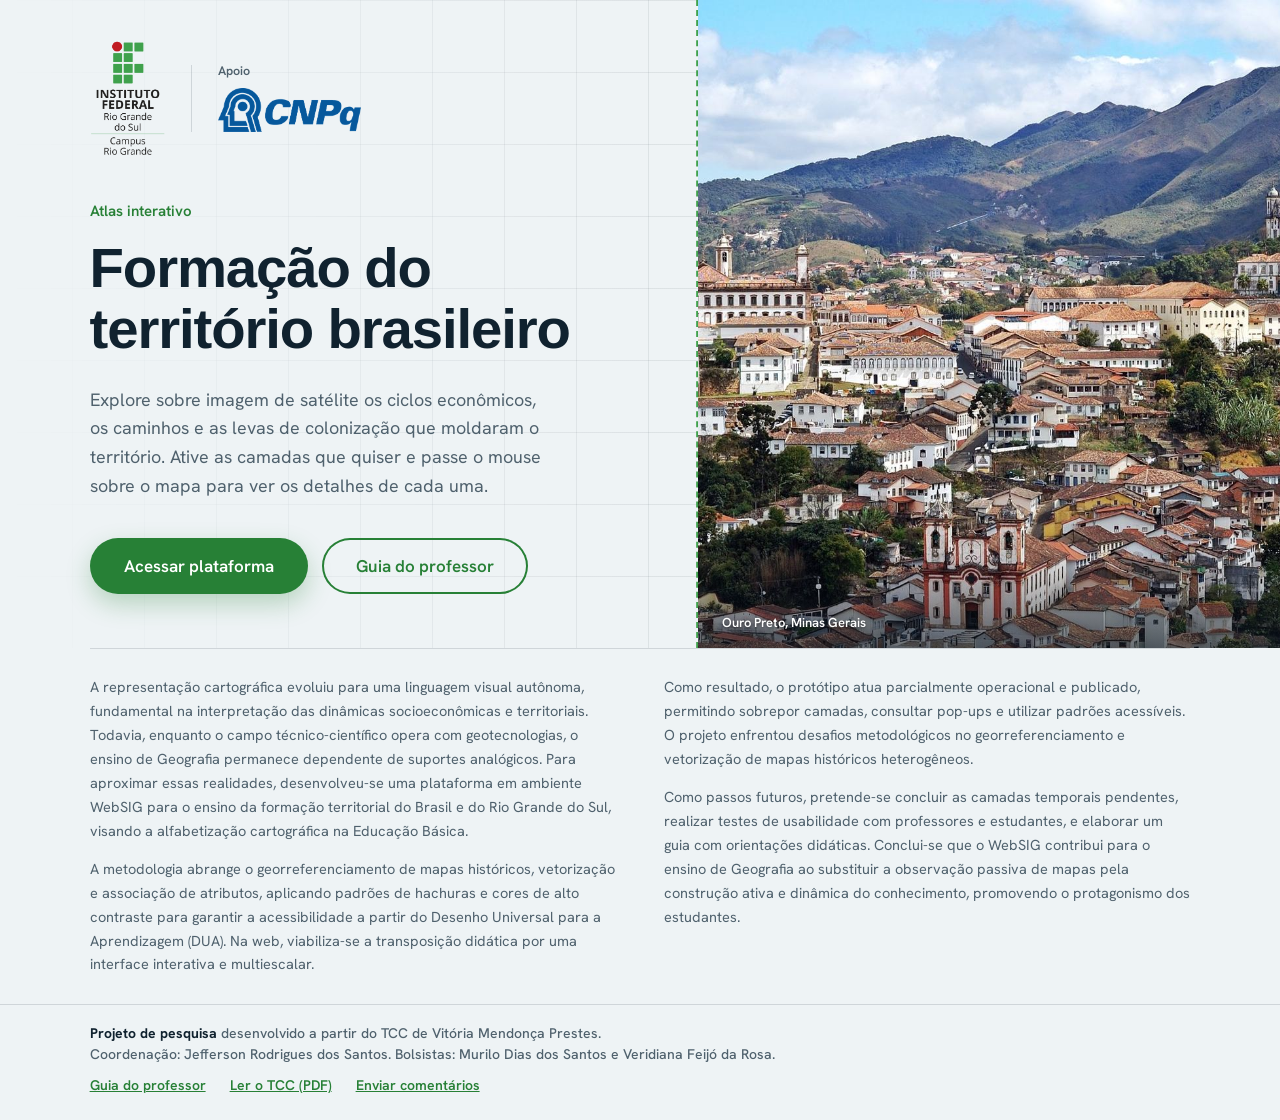
<file: index.html>
<!doctype html>
<html lang="pt-BR">
<head>
    <meta charset="utf-8">
    <meta name="viewport" content="width=device-width, initial-scale=1">
    <title>Atlas interativo da formação do território brasileiro</title>
    <meta name="description" content="Atlas interativo com camadas históricas sobre imagem de satélite: ciclos econômicos, caminhos, imigração e colonização, reduções e Tordesilhas.">
    <link rel="preconnect" href="https://fonts.googleapis.com">
    <link rel="preconnect" href="https://fonts.gstatic.com" crossorigin>
    <link href="https://fonts.googleapis.com/css2?family=Hanken+Grotesk:wght@400;500;600;700&display=swap" rel="stylesheet">
    <style>
        :root {
            --ink: #10222f;
            --ink-2: #4f616d;
            --paper: #eef3f5;
            --hair: rgba(16, 34, 47, 0.14);
            --verde: #278036;
            --verde-escuro: #1d6a2b;
            --verde-logo: #3fa14c;
            --sans: 'Hanken Grotesk', system-ui, -apple-system, 'Segoe UI', Roboto, sans-serif;
            --titulo: Arial, 'Helvetica Neue', Helvetica, sans-serif;
        }
        * { box-sizing: border-box; }
        html, body { margin: 0; min-height: 100%; }
        body {
            display: grid;
            grid-template-rows: 1fr auto auto;
            min-height: 100vh;
            background: var(--paper);
            color: var(--ink);
            font-family: var(--sans);
            overflow-x: hidden;
        }

        /* ---------- Abertura: texto à esquerda, foto à direita ---------- */
        .hero {
            display: grid;
            grid-template-columns: minmax(0, 1.2fr) minmax(0, 1fr);
            min-height: 0;
        }
        .hero-texto { position: relative; display: flex; flex-direction: column; }

        /* Graticule que se dissolve para a esquerda */
        .grade {
            position: absolute;
            inset: 0;
            background-image:
                linear-gradient(rgba(16, 34, 47, 0.08) 1px, transparent 1px),
                linear-gradient(90deg, rgba(16, 34, 47, 0.08) 1px, transparent 1px);
            background-size: 72px 72px;
            -webkit-mask-image: linear-gradient(90deg, transparent 0%, #000 95%);
            mask-image: linear-gradient(90deg, transparent 0%, #000 95%);
            pointer-events: none;
        }
        /* Meridiano de Tordesilhas: a linha que separa o texto da paisagem */
        .meridiano {
            position: absolute;
            top: 0;
            bottom: 0;
            right: 0;
            width: 0;
            border-right: 2px dashed var(--verde-logo);
            z-index: 2;
            pointer-events: none;
            animation: tracar 1.6s ease-out both;
        }
        .meridiano span {
            position: absolute;
            top: 24%;
            right: 12px;
            writing-mode: vertical-rl;
            font: 600 13px/1 var(--sans);
            letter-spacing: 0.04em;
            color: var(--verde);
            white-space: nowrap;
        }
        @keyframes tracar {
            from { clip-path: inset(0 0 100% 0); }
            to { clip-path: inset(0 0 0 0); }
        }

        .topo {
            position: relative;
            display: flex;
            flex-wrap: wrap;
            align-items: center;
            gap: 18px 26px;
            padding: clamp(22px, 4.5vh, 40px) clamp(24px, 7vw, 112px) 0;
        }
        .apoio { display: flex; flex-direction: column; gap: 10px; padding-left: 26px; border-left: 1px solid var(--hair); }
        .apoio p { margin: 0; font: 600 12.5px/1 var(--sans); color: var(--ink-2); }
        .apoio div { display: flex; align-items: center; gap: 24px; }
        .apoio img { display: block; width: auto; }
        .apoio .cnpq { height: clamp(34px, 5vh, 44px); }
        .logo { display: block; width: auto; height: clamp(88px, 13vh, 120px); }

        main {
            position: relative;
            display: flex;
            flex: 1;
            flex-direction: column;
            justify-content: center;
            padding: clamp(24px, 5vh, 56px) clamp(48px, 6vw, 96px) clamp(32px, 6vh, 64px) clamp(24px, 7vw, 112px);
        }
        .sub { margin: 0 0 18px; font: 600 15px/1.2 var(--sans); color: var(--verde); }
        h1 {
            margin: 0;
            font: 700 clamp(2.1rem, 4.4vw, 4rem)/1.08 var(--titulo);
            letter-spacing: -0.02em;
        }
        .lead {
            max-width: 46ch;
            margin: 26px 0 0;
            font: 400 clamp(1.02rem, 1.4vw, 1.15rem)/1.6 var(--sans);
            color: var(--ink-2);
        }
        .cta {
            align-self: flex-start;
            margin-top: 38px;
            display: inline-flex;
            align-items: center;
            height: 56px;
            padding: 0 34px;
            border-radius: 999px;
            background: var(--verde);
            color: #fff;
            font: 600 17px/1 var(--sans);
            text-decoration: none;
            box-shadow: 0 10px 24px rgba(39, 128, 54, 0.28);
            transition: background-color .18s ease, box-shadow .18s ease;
        }
        .cta:hover { background: var(--verde-escuro); box-shadow: 0 12px 28px rgba(39, 128, 54, 0.36); }
        .cta:focus-visible { outline: 3px solid var(--ink); outline-offset: 3px; }
        .acoes { display: flex; flex-wrap: wrap; align-items: center; gap: 14px; margin-top: 38px; }
        .acoes .cta { margin-top: 0; }
        .cta.sec { background: transparent; color: var(--verde); box-shadow: inset 0 0 0 2px var(--verde); }
        .cta.sec:hover { background: rgba(39, 128, 54, 0.1); box-shadow: inset 0 0 0 2px var(--verde-escuro); color: var(--verde-escuro); }

        /* Foto de Ouro Preto */
        .foto { position: relative; margin: 0; min-height: 320px; background: #cfd8dc; overflow: hidden; }
        .foto img {
            position: absolute;
            inset: 0;
            display: block;
            width: 100%;
            height: 100%;
            object-fit: cover;
            object-position: 45% 50%;
            opacity: 0;
            transition: opacity 1.2s ease;
        }
        .foto img.ativa { opacity: 1; }
        .foto::after {
            content: '';
            position: absolute;
            left: 0; right: 0; bottom: 0;
            height: 96px;
            background: linear-gradient(to top, rgba(8, 18, 28, 0.6), transparent);
        }
        .foto figcaption {
            position: absolute;
            left: 24px;
            bottom: 18px;
            z-index: 2;
            max-width: calc(100% - 48px);
            color: #fff;
            font: 600 13px/1.2 var(--sans);
            text-shadow: 0 1px 3px rgba(0, 0, 0, 0.5);
            transition: opacity .25s ease;
        }
        .foto figcaption.troca { opacity: 0; }
        #gal-credito { display: block; margin-top: 4px; font-weight: 500; font-size: 11.5px; opacity: 0.9; }
        #gal-credito:empty { display: none; }

        /* ---------- Texto explicativo ---------- */
        .resumo {
            margin: 0 clamp(24px, 7vw, 112px);
            padding: 26px 0 28px;
            border-top: 1px solid var(--hair);
            column-count: 2;
            column-gap: 48px;
        }
        .resumo p {
            margin: 0 0 14px;
            font: 400 14.5px/1.65 var(--sans);
            color: var(--ink-2);
            text-align: left;
            break-inside: avoid-column;
        }
        .resumo p:last-child { margin-bottom: 0; }

        footer {
            display: flex;
            flex-wrap: wrap;
            align-items: flex-end;
            justify-content: space-between;
            gap: 10px 32px;
            padding: 18px clamp(24px, 7vw, 112px) 24px;
            border-top: 1px solid var(--hair);
            font: 500 14px/1.5 var(--sans);
            color: var(--ink-2);
        }
        footer p { margin: 0; }
        footer strong { color: var(--ink); font-weight: 700; }
        footer a { color: var(--verde); font-weight: 600; }
        footer .links { display: flex; flex-wrap: wrap; gap: 6px 24px; }

        @media (max-width: 900px) {
            .hero { grid-template-columns: 1fr; }
            .meridiano { display: none; }
            main { padding-right: clamp(24px, 7vw, 112px); }
            .foto { min-height: 0; height: clamp(220px, 50vw, 380px); }
            .resumo { column-count: 1; }
        }
        @media (max-width: 560px) {
            .apoio { padding-left: 16px; }
            .apoio div { gap: 16px; }
            .apoio .cnpq { height: 30px; }
            .acoes { flex-direction: column; align-items: stretch; }
            .cta { width: 100%; justify-content: center; }
        }
        @media (prefers-reduced-motion: reduce) {
            .meridiano { animation: none; }
            .foto img, .foto figcaption { transition: none; }
            .cta { transition: none; }
        }
    </style>
    <script src="config.js"></script>
</head>
<body>
    <div class="hero">
        <div class="hero-texto">
            <div class="grade" aria-hidden="true"></div>
            <div class="meridiano" aria-hidden="true"><span>Meridiano de Tordesilhas</span></div>

            <header class="topo">
                <img class="logo" src="logo-ifrs-rio-grande.png" width="499" height="778" alt="Instituto Federal Rio Grande do Sul, Campus Rio Grande">
                <div class="apoio">
                    <p>Apoio</p>
                    <div>
                        <img class="cnpq" src="logo-cnpq.png" width="455" height="140" alt="CNPq, Conselho Nacional de Desenvolvimento Científico e Tecnológico">
                    </div>
                </div>
            </header>

            <main>
                <p class="sub">Atlas interativo</p>
                <h1>Formação do território brasileiro</h1>
                <p class="lead">Explore sobre imagem de satélite os ciclos econômicos, os caminhos e as levas de colonização que moldaram o território. Ative as camadas que quiser e passe o mouse sobre o mapa para ver os detalhes de cada uma.</p>
                <div class="acoes">
                    <a class="cta" href="mapa.html">Acessar plataforma</a>
                    <a class="cta sec" href="guia-professor.html">Guia do professor</a>
                </div>
            </main>
        </div>

        <figure class="foto" id="galeria" role="group" aria-label="Fotos de cidades brasileiras">
            <div id="slides">
                <img class="ativa" src="ouro-preto.jpg" width="1800" height="990" alt="Vista de Ouro Preto, em Minas Gerais, com igrejas e casarios coloniais nas encostas das montanhas">
            </div>
            <figcaption id="gal-legenda"><span id="gal-local">Ouro Preto, Minas Gerais</span><span id="gal-credito"></span></figcaption>
        </figure>
    </div>

    <section class="resumo" aria-label="Sobre o projeto">
        <p>A representação cartográfica evoluiu para uma linguagem visual autônoma, fundamental na interpretação das dinâmicas socioeconômicas e territoriais. Todavia, enquanto o campo técnico-científico opera com geotecnologias, o ensino de Geografia permanece dependente de suportes analógicos. Para aproximar essas realidades, desenvolveu-se uma plataforma em ambiente WebSIG para o ensino da formação territorial do Brasil e do Rio Grande do Sul, visando a alfabetização cartográfica na Educação Básica.</p>
        <p>A metodologia abrange o georreferenciamento de mapas históricos, vetorização e associação de atributos, aplicando padrões de hachuras e cores de alto contraste para garantir a acessibilidade a partir do Desenho Universal para a Aprendizagem (DUA). Na web, viabiliza-se a transposição didática por uma interface interativa e multiescalar.</p>
        <p>Como resultado, o protótipo atua parcialmente operacional e publicado, permitindo sobrepor camadas, consultar pop-ups e utilizar padrões acessíveis. O projeto enfrentou desafios metodológicos no georreferenciamento e vetorização de mapas históricos heterogêneos.</p>
        <p>Como passos futuros, pretende-se concluir as camadas temporais pendentes, realizar testes de usabilidade com professores e estudantes, e elaborar um guia com orientações didáticas. Conclui-se que o WebSIG contribui para o ensino de Geografia ao substituir a observação passiva de mapas pela construção ativa e dinâmica do conhecimento, promovendo o protagonismo dos estudantes.</p>
    </section>

    <footer>
        <div class="creditos">
            <p><strong>Projeto de pesquisa</strong> desenvolvido a partir do TCC de Vitória Mendonça Prestes.</p>
            <p>Coordenação: Jefferson Rodrigues dos Santos. Bolsistas: Murilo Dias dos Santos e Veridiana Feijó da Rosa.</p>
        </div>
        <div class="links">
            <a href="guia-professor.html">Guia do professor</a>
            <a href="https://raw.githubusercontent.com/ProfessorJeffersonSantos/ATLAS-INTERATIVO-DA-FORMACAO-DO-TERRITORIO-BRASILEIRO-E-RIO-GRANDENSE/main/Vit%C3%B3riaPrestesTCC_2025.pdf" target="_blank" rel="noopener">Ler o TCC (PDF)</a>
            <a id="link-feedback" target="_blank" rel="noopener" hidden>Enviar comentários</a>
        </div>
    </footer>
    <script>
        (function () {
            var url = (typeof FEEDBACK_URL === 'string') ? FEEDBACK_URL.trim() : '';
            if (!/^https?:\/\//i.test(url)) { return; }
            var a = document.getElementById('link-feedback');
            a.href = url;
            a.hidden = false;
        })();
    </script>
    <script>
        // Fotos que se alternam na página inicial. Para trocar, acrescentar ou tirar uma foto, edite esta lista.
        // Use "credito" para informar o autor da foto (aparece como "Foto: ..." sob o nome do lugar).
        (function () {
            var FOTOS = [
                { src: 'ouro-preto.jpg', local: 'Ouro Preto, Minas Gerais', credito: '', pos: '45% 50%',
                  alt: 'Vista de Ouro Preto, em Minas Gerais, com igrejas e casarios coloniais nas encostas das montanhas' },
                { src: 'salvador.jpg', local: 'Pelourinho, Salvador, Bahia', credito: '', pos: '55% 50%',
                  alt: 'Casarios coloniais coloridos e igreja no Pelourinho, em Salvador, na Bahia' },
                { src: 'olinda-recife.jpg', local: 'Olinda e Recife, Pernambuco', credito: '', pos: '35% 50%',
                  alt: 'Casarios coloniais e igrejas de Olinda, com o mar e os prédios do Recife ao fundo' },
                { src: 'rio-de-janeiro.jpg', local: 'Rio de Janeiro, Rio de Janeiro', credito: '', pos: '50% 50%',
                  alt: 'Vista aérea do Rio de Janeiro com o Cristo Redentor, a Baía de Guanabara e o Pão de Açúcar' },
                { src: 'sao-paulo-torre.jpg', local: 'São Paulo, São Paulo', credito: '', pos: '60% 50%',
                  alt: 'Torre com relógio de um edifício histórico de São Paulo e estátua de bronze em primeiro plano' },
                { src: 'sao-paulo-centro.jpg', local: 'Centro de São Paulo, São Paulo', credito: '', pos: '48% 50%',
                  alt: 'Rua do centro de São Paulo, com prédios históricos e um arranha-céu ao fundo' },
                { src: 'manaus.jpg', local: 'Praça de São Sebastião, Manaus, Amazonas', credito: '', pos: '25% 50%',
                  alt: 'Praça de São Sebastião, em Manaus, com a igreja e casarões históricos' }
            ];
            var INTERVALO = 6500;                                   // tempo de cada foto, em milissegundos
            var area = document.getElementById('slides');
            var legenda = document.getElementById('gal-legenda');
            var local = document.getElementById('gal-local');
            var credito = document.getElementById('gal-credito');
            var fig = document.getElementById('galeria');
            var reduz = window.matchMedia('(prefers-reduced-motion: reduce)').matches;   // quem pede menos movimento fica com a primeira foto
            var imgs = [area.querySelector('img')];
            var atual = 0, timer = null, sobFoto = false;
            imgs[0].setAttribute('aria-hidden', 'false');

            function carregada(im) { return im && im.complete && im.naturalWidth > 0; }
            function proxima() {
                for (var k = 1; k < FOTOS.length; k++) {
                    var j = (atual + k) % FOTOS.length;
                    if (!carregada(imgs[j])) { continue; }
                    imgs[atual].classList.remove('ativa');
                    imgs[atual].setAttribute('aria-hidden', 'true');
                    imgs[j].classList.add('ativa');
                    imgs[j].setAttribute('aria-hidden', 'false');
                    atual = j;
                    legenda.classList.add('troca');
                    setTimeout(function () {
                        local.textContent = FOTOS[atual].local;
                        credito.textContent = FOTOS[atual].credito ? 'Foto: ' + FOTOS[atual].credito : '';
                        legenda.classList.remove('troca');
                    }, 250);
                    return;
                }
            }
            function atualizarTimer() {
                clearInterval(timer);
                timer = null;
                if (!reduz && !sobFoto && !document.hidden && imgs.length > 1) { timer = setInterval(proxima, INTERVALO); }
            }
            // A troca para enquanto o mouse está sobre a foto e quando a aba do navegador fica em segundo plano
            fig.addEventListener('mouseenter', function () { sobFoto = true; atualizarTimer(); });
            fig.addEventListener('mouseleave', function () { sobFoto = false; atualizarTimer(); });
            document.addEventListener('visibilitychange', atualizarTimer);

            // As outras fotos só são baixadas depois que a página terminou de carregar
            function carregarRestantes() {
                FOTOS.forEach(function (f, i) {
                    if (i === 0) { return; }
                    var im = new Image();
                    im.className = 'slide';
                    im.alt = f.alt;
                    im.decoding = 'async';
                    im.style.objectPosition = f.pos;
                    im.setAttribute('aria-hidden', 'true');
                    im.src = f.src;
                    area.appendChild(im);
                    imgs[i] = im;
                });
                atualizarTimer();
            }
            if (document.readyState === 'complete') { carregarRestantes(); } else { window.addEventListener('load', carregarRestantes); }
        })();
    </script>
</body>
</html>
</file>
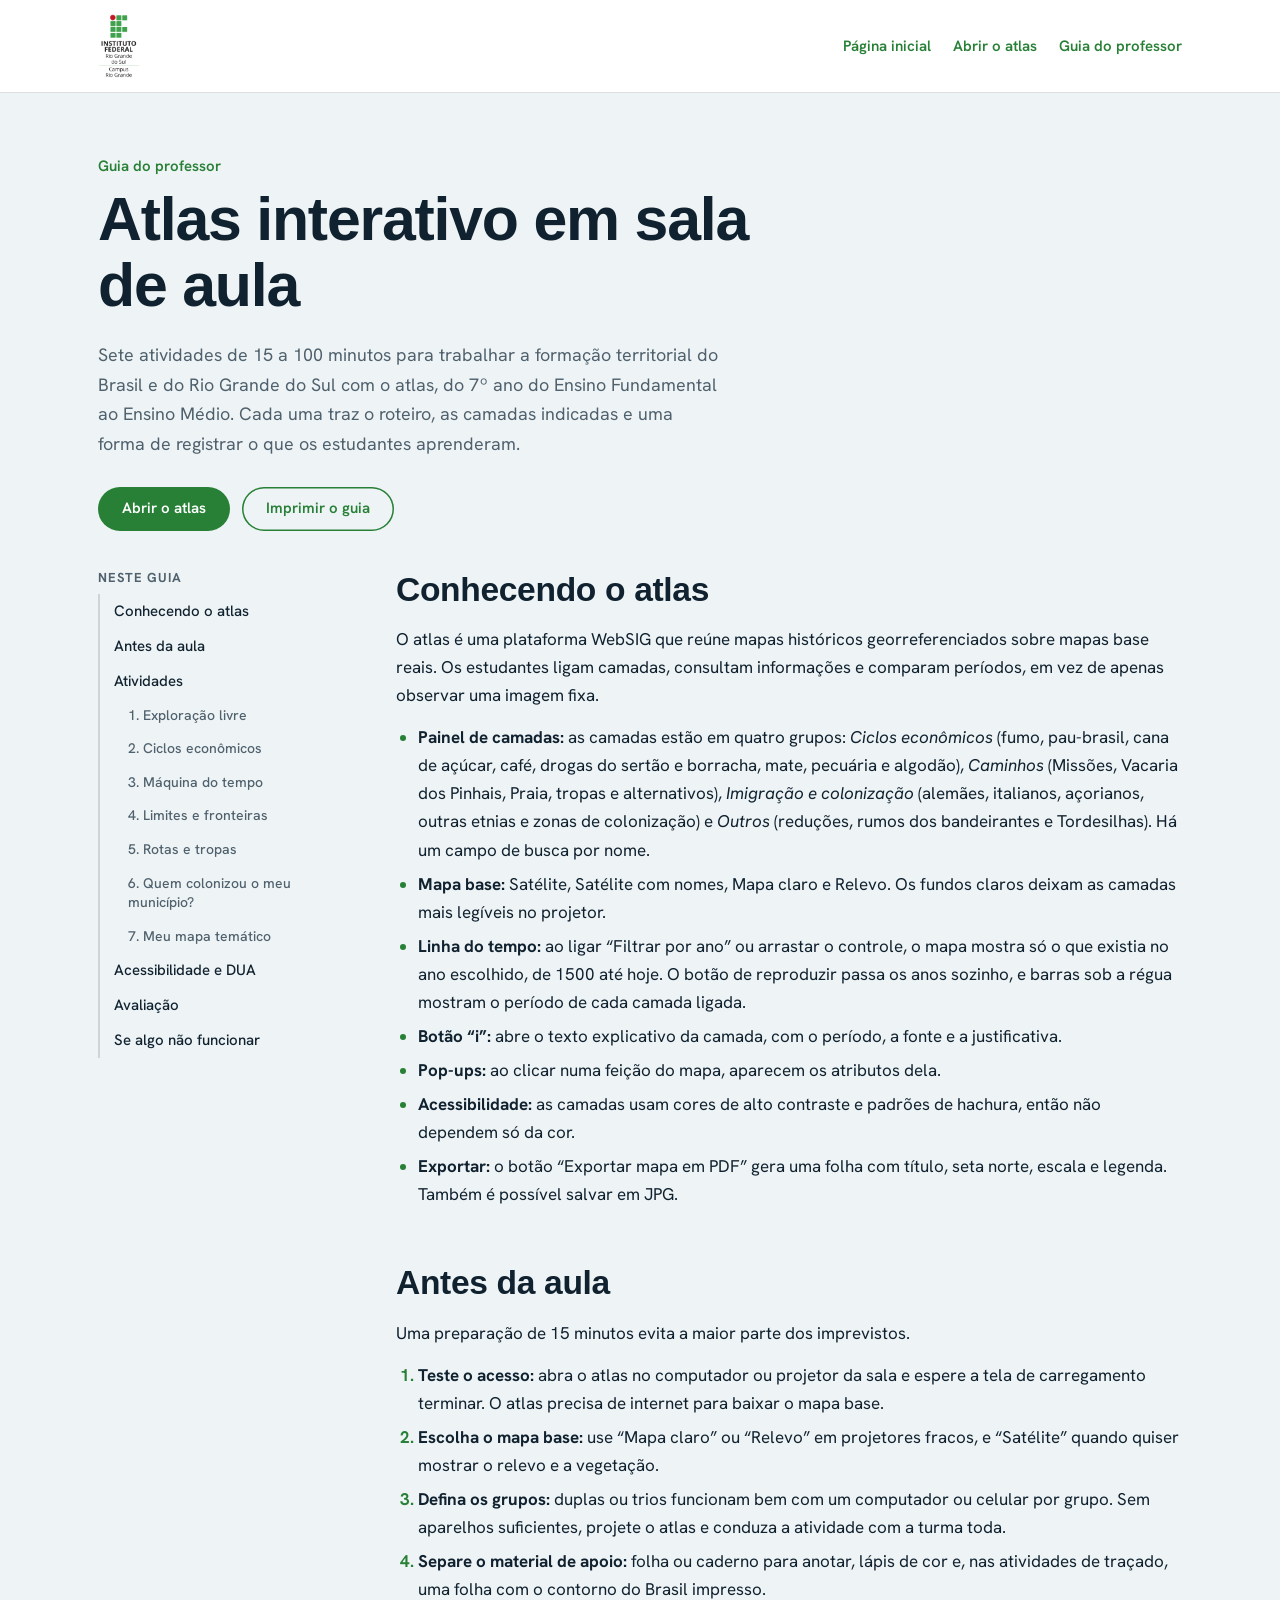
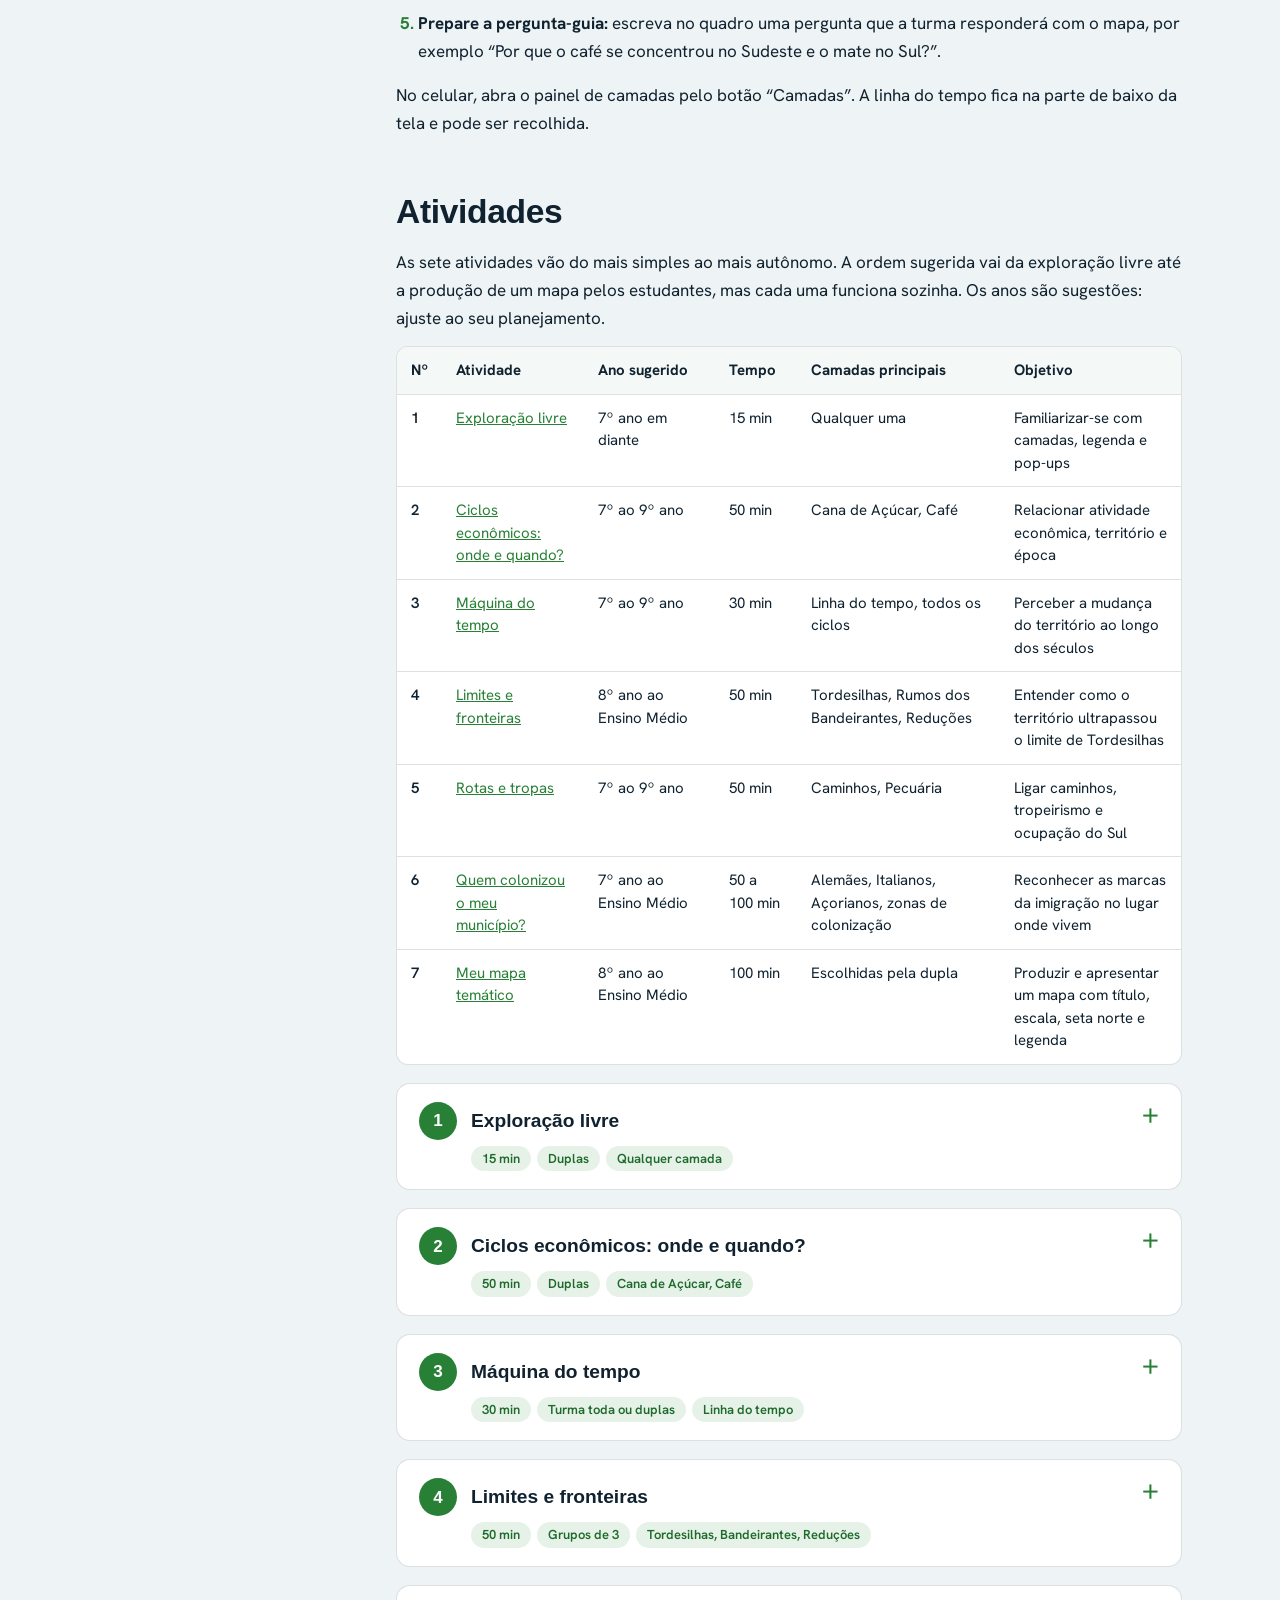
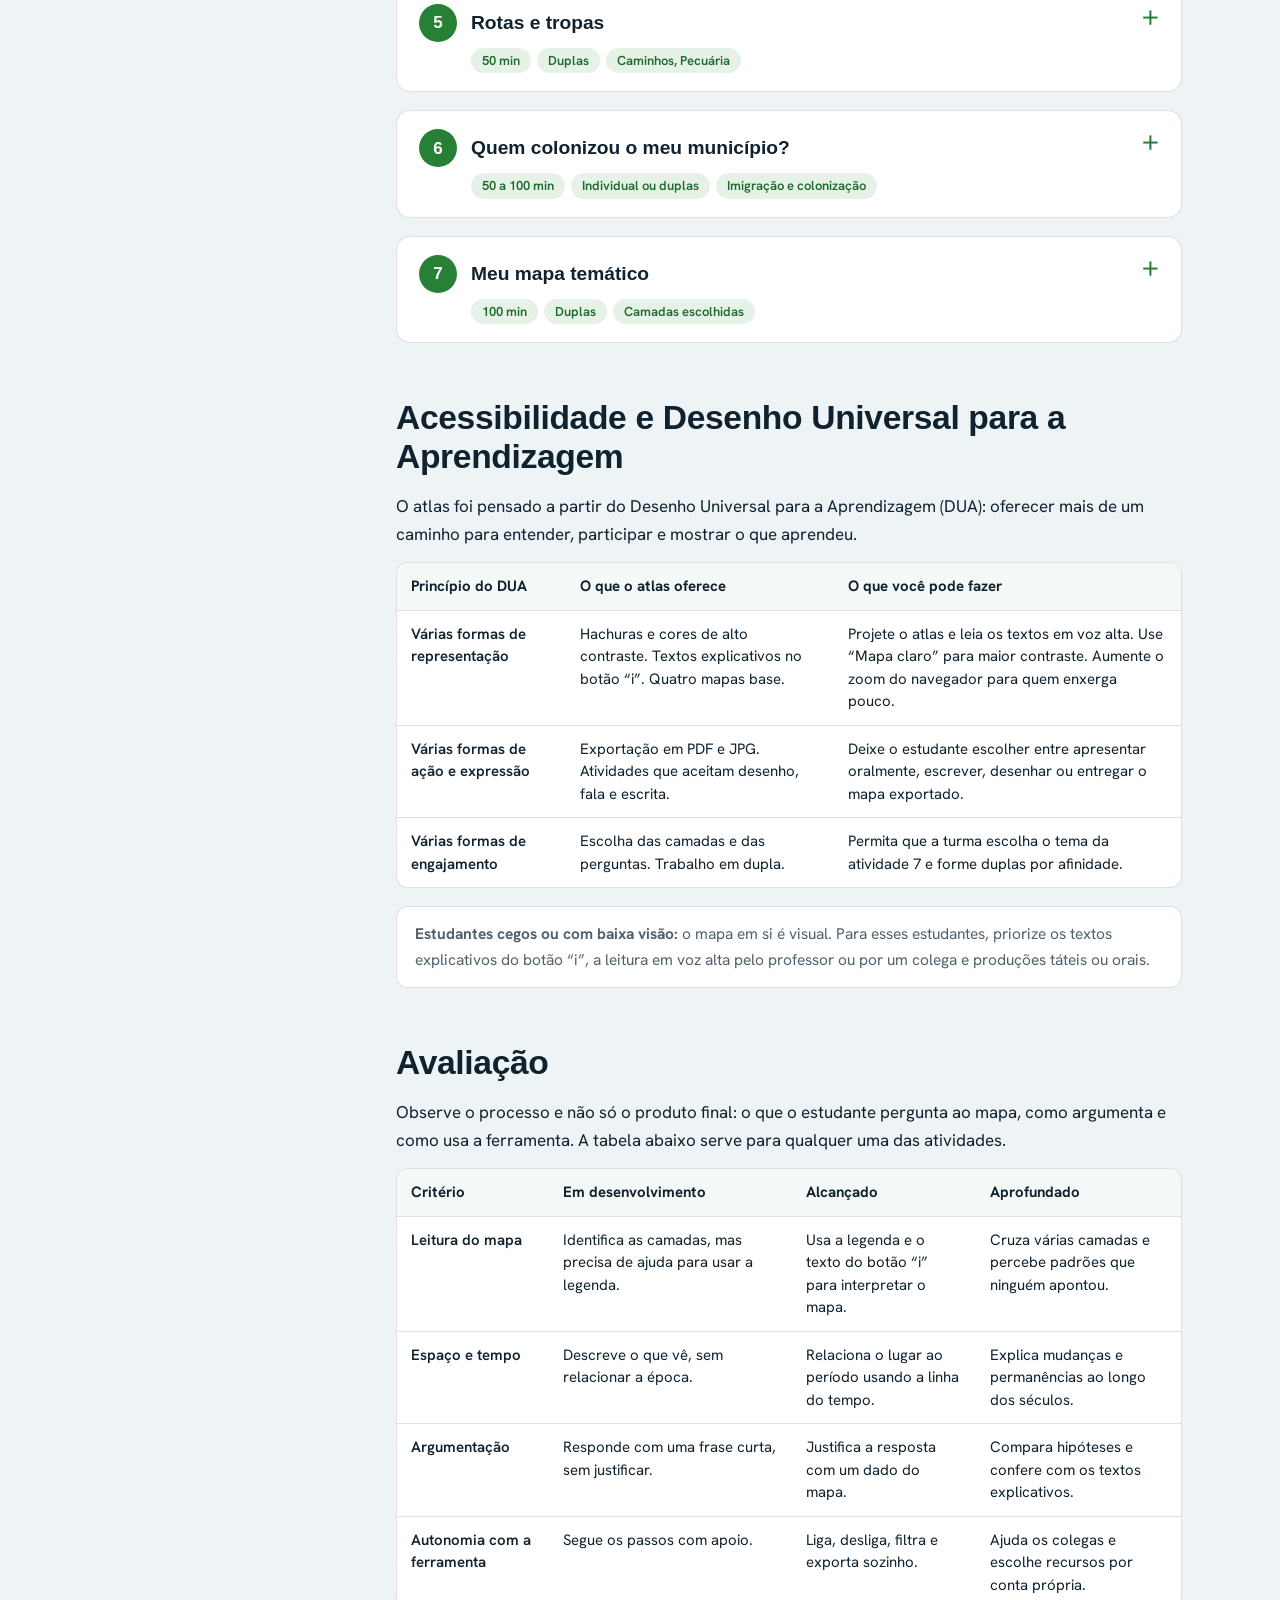
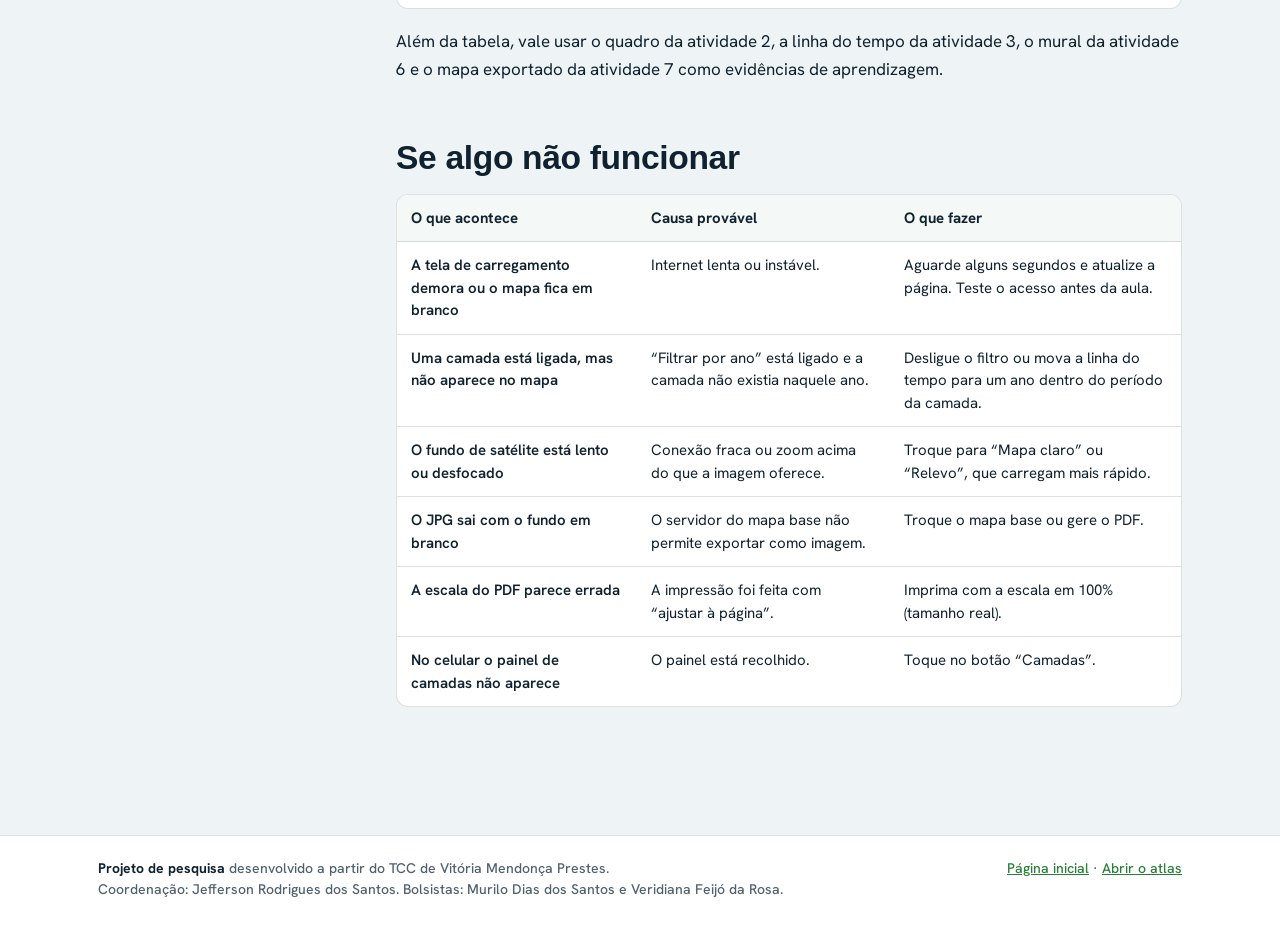
<file: guia-professor.html>
<!doctype html>
<html lang="pt-BR">
<head>
    <meta charset="utf-8">
    <meta name="viewport" content="width=device-width, initial-scale=1">
    <title>Guia do professor | Atlas interativo da formação do território brasileiro</title>
    <meta name="description" content="Sete atividades para usar o atlas interativo em sala de aula, com roteiros, adaptações de acessibilidade, critérios de avaliação e solução de problemas.">
    <link rel="preconnect" href="https://fonts.googleapis.com">
    <link rel="preconnect" href="https://fonts.gstatic.com" crossorigin>
    <link href="https://fonts.googleapis.com/css2?family=Hanken+Grotesk:wght@400;500;600;700&display=swap" rel="stylesheet">
    <style>
        :root {
            --ink: #10222f;
            --ink-2: #4f616d;
            --paper: #eef3f5;
            --card: #ffffff;
            --hair: rgba(16, 34, 47, 0.14);
            --verde: #278036;
            --verde-escuro: #1d6a2b;
            --verde-claro: #e6f2e8;
            --sans: 'Hanken Grotesk', system-ui, -apple-system, 'Segoe UI', Roboto, sans-serif;
            --titulo: Arial, 'Helvetica Neue', Helvetica, sans-serif;
        }
        * { box-sizing: border-box; }
        html { scroll-behavior: smooth; scroll-padding-top: 24px; }
        body { margin: 0; background: var(--paper); color: var(--ink); font-family: var(--sans); font-size: 17px; line-height: 1.65; }
        a { color: var(--verde); }
        a:focus-visible, button:focus-visible, summary:focus-visible { outline: 3px solid var(--ink); outline-offset: 3px; border-radius: 4px; }
        .pular { position: absolute; left: 12px; top: -60px; z-index: 10; padding: 10px 16px; background: var(--ink); color: #fff; border-radius: 8px; text-decoration: none; font-weight: 600; }
        .pular:focus { top: 12px; }

        /* Cabeçalho */
        .topo { background: var(--card); border-bottom: 1px solid var(--hair); }
        .topo-in { display: flex; flex-wrap: wrap; align-items: center; justify-content: space-between; gap: 14px 24px; max-width: 1180px; margin: 0 auto; padding: 14px clamp(20px, 5vw, 48px); }
        .topo img { display: block; height: 64px; width: auto; }
        .topo nav { display: flex; flex-wrap: wrap; gap: 8px 22px; font: 600 15px/1 var(--sans); }
        .topo nav a { text-decoration: none; padding: 8px 0; }
        .topo nav a:hover { text-decoration: underline; }
        .btn { display: inline-flex; align-items: center; height: 44px; padding: 0 24px; border: 0; border-radius: 999px; background: var(--verde); color: #fff !important; font: 600 15px/1 var(--sans); text-decoration: none !important; cursor: pointer; }
        .btn:hover { background: var(--verde-escuro); }
        .btn.sec { background: transparent; color: var(--verde) !important; box-shadow: inset 0 0 0 1.5px var(--verde); }
        .btn.sec:hover { background: var(--verde-claro); }

        .capa { max-width: 1180px; margin: 0 auto; padding: clamp(32px, 6vw, 64px) clamp(20px, 5vw, 48px) 8px; }
        .capa .sub { margin: 0 0 12px; font: 600 15px/1.2 var(--sans); color: var(--verde); }
        .capa h1 { margin: 0; max-width: 20ch; font: 700 clamp(2.2rem, 5vw, 3.8rem)/1.08 var(--titulo); letter-spacing: -0.02em; }
        .capa .lead { max-width: 62ch; margin: 22px 0 0; font-size: 1.12rem; color: var(--ink-2); }
        .capa .acoes { display: flex; flex-wrap: wrap; gap: 12px; margin-top: 28px; }

        /* Corpo com sumário lateral */
        .miolo { display: grid; grid-template-columns: 250px minmax(0, 1fr); gap: 48px; max-width: 1180px; margin: 0 auto; padding: 32px clamp(20px, 5vw, 48px) 72px; }
        .sumario { position: sticky; top: 20px; align-self: start; font: 500 15px/1.4 var(--sans); }
        .sumario h2 { margin: 0 0 10px; font: 700 13px/1 var(--sans); letter-spacing: 0.08em; text-transform: uppercase; color: var(--ink-2); }
        .sumario ol { margin: 0; padding: 0; list-style: none; border-left: 2px solid var(--hair); }
        .sumario a { display: block; padding: 7px 0 7px 14px; margin-left: -2px; border-left: 2px solid transparent; color: var(--ink); text-decoration: none; }
        .sumario a:hover { color: var(--verde); border-left-color: var(--verde); }
        .sumario .sub a { padding-left: 28px; font-size: 14px; color: var(--ink-2); }

        main section { margin-bottom: 56px; }
        main h2 { margin: 0 0 16px; font: 700 clamp(1.6rem, 3vw, 2.1rem)/1.15 var(--titulo); letter-spacing: -0.01em; }
        main h3 { margin: 0 0 8px; font: 700 1.25rem/1.3 var(--titulo); }
        main p { margin: 0 0 14px; }
        main ul, main ol { margin: 0 0 16px; padding-left: 1.3em; }
        main li { margin-bottom: 6px; }
        main li::marker { color: var(--verde); font-weight: 700; }

        .tabela { overflow-x: auto; margin: 0 0 18px; background: var(--card); border: 1px solid var(--hair); border-radius: 12px; }
        table { width: 100%; border-collapse: collapse; font-size: 15px; line-height: 1.5; }
        th, td { padding: 12px 14px; text-align: left; vertical-align: top; border-bottom: 1px solid var(--hair); }
        th { background: #f4f8f6; font-weight: 700; white-space: nowrap; }
        tr:last-child td { border-bottom: 0; }
        td:first-child { font-weight: 600; }
        .tabela.larga table { min-width: 720px; }

        /* Atividades */
        .ativ { margin: 0 0 18px; background: var(--card); border: 1px solid var(--hair); border-radius: 14px; overflow: hidden; }
        .ativ summary { display: flex; flex-wrap: wrap; align-items: center; gap: 6px 14px; padding: 18px 22px; cursor: pointer; list-style: none; }
        .ativ summary::-webkit-details-marker { display: none; }
        .ativ summary { position: relative; padding-right: 60px; }
        .ativ summary::after { content: '+'; position: absolute; right: 22px; top: 14px; font: 400 30px/1 var(--sans); color: var(--verde); }
        .ativ[open] summary::after { content: '\2212'; }
        .ativ .num { display: grid; place-items: center; flex: none; width: 38px; height: 38px; border-radius: 50%; background: var(--verde); color: #fff; font: 700 17px/1 var(--titulo); }
        .ativ .tit { font: 700 1.2rem/1.25 var(--titulo); }
        .ativ .meta { flex-basis: 100%; margin-left: 52px; display: flex; flex-wrap: wrap; gap: 6px; }
        .ativ .meta span { padding: 3px 11px; border-radius: 999px; background: var(--verde-claro); color: var(--verde-escuro); font: 600 13px/1.5 var(--sans); }
        .ativ .corpo { padding: 4px 22px 22px 22px; border-top: 1px solid var(--hair); }
        .ativ h4 { margin: 18px 0 6px; font: 700 13px/1.2 var(--sans); letter-spacing: 0.07em; text-transform: uppercase; color: var(--ink-2); }
        .ativ .corpo p, .ativ .corpo li { font-size: 16.5px; }
        .dica { margin: 18px 0 0; padding: 12px 16px; background: var(--verde-claro); border-left: 4px solid var(--verde); border-radius: 0 10px 10px 0; font-size: 15.5px; }
        .nota { padding: 14px 18px; background: var(--card); border: 1px solid var(--hair); border-radius: 12px; font-size: 15.5px; color: var(--ink-2); }

        .rodape { border-top: 1px solid var(--hair); background: var(--card); }
        .rodape-in { display: flex; flex-wrap: wrap; justify-content: space-between; gap: 10px 32px; max-width: 1180px; margin: 0 auto; padding: 22px clamp(20px, 5vw, 48px) 28px; font: 500 14px/1.5 var(--sans); color: var(--ink-2); }
        .rodape p { margin: 0; }
        .rodape strong { color: var(--ink); }

        @media (max-width: 900px) {
            .miolo { grid-template-columns: minmax(0, 1fr); gap: 8px; }
            .sumario { position: static; margin-bottom: 24px; padding: 16px 18px; background: var(--card); border: 1px solid var(--hair); border-radius: 12px; }
            .sumario .sub { display: none; }
            .topo img { height: 52px; }
        }
        @media (max-width: 560px) {
            body { font-size: 16.5px; }
            .ativ .meta { margin-left: 0; }
            .ativ summary { padding: 16px; }
            .ativ .corpo { padding: 4px 16px 18px; }
        }
        @media (prefers-reduced-motion: reduce) { html { scroll-behavior: auto; } }

        /* Impressão: o professor costuma imprimir o guia */
        @media print {
            body { background: #fff; font-size: 11.5pt; }
            .topo, .sumario, .acoes, .pular, .btn { display: none !important; }
            .capa { padding: 0 0 12pt; }
            .miolo { display: block; padding: 0; }
            .ativ { break-inside: avoid; border-color: #999; }
            .ativ .corpo { display: block !important; }
            .ativ summary::after { content: none; }
            .tabela { overflow: visible; }
            .tabela.larga table { min-width: 0; }
            main section { margin-bottom: 22pt; }
            a { color: inherit; text-decoration: none; }
        }
    </style>
    <script>
        // Para a impressão: abre todas as atividades antes de imprimir
        window.addEventListener('beforeprint', function () {
            document.querySelectorAll('details.ativ').forEach(function (d) { d.setAttribute('data-estava', d.open ? '1' : '0'); d.open = true; });
        });
        window.addEventListener('afterprint', function () {
            document.querySelectorAll('details.ativ').forEach(function (d) { d.open = d.getAttribute('data-estava') === '1'; });
        });
    </script>
</head>
<body>
    <a class="pular" href="#conteudo">Ir para o conteúdo</a>

    <header class="topo">
        <div class="topo-in">
            <a href="index.html" aria-label="Página inicial do atlas"><img src="logo-ifrs-rio-grande.png" width="499" height="778" alt="Instituto Federal Rio Grande do Sul, Campus Rio Grande"></a>
            <nav aria-label="Navegação do site">
                <a href="index.html">Página inicial</a>
                <a href="mapa.html">Abrir o atlas</a>
                <a href="guia-professor.html" aria-current="page">Guia do professor</a>
            </nav>
        </div>
    </header>

    <div class="capa">
        <p class="sub">Guia do professor</p>
        <h1>Atlas interativo em sala de aula</h1>
        <p class="lead">Sete atividades de 15 a 100 minutos para trabalhar a formação territorial do Brasil e do Rio Grande do Sul com o atlas, do 7º ano do Ensino Fundamental ao Ensino Médio. Cada uma traz o roteiro, as camadas indicadas e uma forma de registrar o que os estudantes aprenderam.</p>
        <div class="acoes">
            <a class="btn" href="mapa.html">Abrir o atlas</a>
            <button class="btn sec" type="button" onclick="window.print()">Imprimir o guia</button>
        </div>
    </div>

    <div class="miolo">
        <nav class="sumario" aria-label="Neste guia">
            <h2>Neste guia</h2>
            <ol>
                <li><a href="#conhecendo">Conhecendo o atlas</a></li>
                <li><a href="#antes">Antes da aula</a></li>
                <li><a href="#atividades">Atividades</a></li>
                <li class="sub"><a href="#a1">1. Exploração livre</a></li>
                <li class="sub"><a href="#a2">2. Ciclos econômicos</a></li>
                <li class="sub"><a href="#a3">3. Máquina do tempo</a></li>
                <li class="sub"><a href="#a4">4. Limites e fronteiras</a></li>
                <li class="sub"><a href="#a5">5. Rotas e tropas</a></li>
                <li class="sub"><a href="#a6">6. Quem colonizou o meu município?</a></li>
                <li class="sub"><a href="#a7">7. Meu mapa temático</a></li>
                <li><a href="#acessibilidade">Acessibilidade e DUA</a></li>
                <li><a href="#avaliacao">Avaliação</a></li>
                <li><a href="#problemas">Se algo não funcionar</a></li>
            </ol>
        </nav>

        <main id="conteudo">
            <section id="conhecendo">
                <h2>Conhecendo o atlas</h2>
                <p>O atlas é uma plataforma WebSIG que reúne mapas históricos georreferenciados sobre mapas base reais. Os estudantes ligam camadas, consultam informações e comparam períodos, em vez de apenas observar uma imagem fixa.</p>
                <ul>
                    <li><strong>Painel de camadas:</strong> as camadas estão em quatro grupos: <em>Ciclos econômicos</em> (fumo, pau-brasil, cana de açúcar, café, drogas do sertão e borracha, mate, pecuária e algodão), <em>Caminhos</em> (Missões, Vacaria dos Pinhais, Praia, tropas e alternativos), <em>Imigração e colonização</em> (alemães, italianos, açorianos, outras etnias e zonas de colonização) e <em>Outros</em> (reduções, rumos dos bandeirantes e Tordesilhas). Há um campo de busca por nome.</li>
                    <li><strong>Mapa base:</strong> Satélite, Satélite com nomes, Mapa claro e Relevo. Os fundos claros deixam as camadas mais legíveis no projetor.</li>
                    <li><strong>Linha do tempo:</strong> ao ligar “Filtrar por ano” ou arrastar o controle, o mapa mostra só o que existia no ano escolhido, de 1500 até hoje. O botão de reproduzir passa os anos sozinho, e barras sob a régua mostram o período de cada camada ligada.</li>
                    <li><strong>Botão “i”:</strong> abre o texto explicativo da camada, com o período, a fonte e a justificativa.</li>
                    <li><strong>Pop-ups:</strong> ao clicar numa feição do mapa, aparecem os atributos dela.</li>
                    <li><strong>Acessibilidade:</strong> as camadas usam cores de alto contraste e padrões de hachura, então não dependem só da cor.</li>
                    <li><strong>Exportar:</strong> o botão “Exportar mapa em PDF” gera uma folha com título, seta norte, escala e legenda. Também é possível salvar em JPG.</li>
                </ul>
            </section>

            <section id="antes">
                <h2>Antes da aula</h2>
                <p>Uma preparação de 15 minutos evita a maior parte dos imprevistos.</p>
                <ol>
                    <li><strong>Teste o acesso:</strong> abra o atlas no computador ou projetor da sala e espere a tela de carregamento terminar. O atlas precisa de internet para baixar o mapa base.</li>
                    <li><strong>Escolha o mapa base:</strong> use “Mapa claro” ou “Relevo” em projetores fracos, e “Satélite” quando quiser mostrar o relevo e a vegetação.</li>
                    <li><strong>Defina os grupos:</strong> duplas ou trios funcionam bem com um computador ou celular por grupo. Sem aparelhos suficientes, projete o atlas e conduza a atividade com a turma toda.</li>
                    <li><strong>Separe o material de apoio:</strong> folha ou caderno para anotar, lápis de cor e, nas atividades de traçado, uma folha com o contorno do Brasil impresso.</li>
                    <li><strong>Prepare a pergunta-guia:</strong> escreva no quadro uma pergunta que a turma responderá com o mapa, por exemplo “Por que o café se concentrou no Sudeste e o mate no Sul?”.</li>
                </ol>
                <p>No celular, abra o painel de camadas pelo botão “Camadas”. A linha do tempo fica na parte de baixo da tela e pode ser recolhida.</p>
            </section>

            <section id="atividades">
                <h2>Atividades</h2>
                <p>As sete atividades vão do mais simples ao mais autônomo. A ordem sugerida vai da exploração livre até a produção de um mapa pelos estudantes, mas cada uma funciona sozinha. Os anos são sugestões: ajuste ao seu planejamento.</p>
                <div class="tabela larga">
                    <table>
                        <thead><tr><th>Nº</th><th>Atividade</th><th>Ano sugerido</th><th>Tempo</th><th>Camadas principais</th><th>Objetivo</th></tr></thead>
                        <tbody>
                            <tr><td>1</td><td><a href="#a1">Exploração livre</a></td><td>7º ano em diante</td><td>15 min</td><td>Qualquer uma</td><td>Familiarizar-se com camadas, legenda e pop-ups</td></tr>
                            <tr><td>2</td><td><a href="#a2">Ciclos econômicos: onde e quando?</a></td><td>7º ao 9º ano</td><td>50 min</td><td>Cana de Açúcar, Café</td><td>Relacionar atividade econômica, território e época</td></tr>
                            <tr><td>3</td><td><a href="#a3">Máquina do tempo</a></td><td>7º ao 9º ano</td><td>30 min</td><td>Linha do tempo, todos os ciclos</td><td>Perceber a mudança do território ao longo dos séculos</td></tr>
                            <tr><td>4</td><td><a href="#a4">Limites e fronteiras</a></td><td>8º ano ao Ensino Médio</td><td>50 min</td><td>Tordesilhas, Rumos dos Bandeirantes, Reduções</td><td>Entender como o território ultrapassou o limite de Tordesilhas</td></tr>
                            <tr><td>5</td><td><a href="#a5">Rotas e tropas</a></td><td>7º ao 9º ano</td><td>50 min</td><td>Caminhos, Pecuária</td><td>Ligar caminhos, tropeirismo e ocupação do Sul</td></tr>
                            <tr><td>6</td><td><a href="#a6">Quem colonizou o meu município?</a></td><td>7º ano ao Ensino Médio</td><td>50 a 100 min</td><td>Alemães, Italianos, Açorianos, zonas de colonização</td><td>Reconhecer as marcas da imigração no lugar onde vivem</td></tr>
                            <tr><td>7</td><td><a href="#a7">Meu mapa temático</a></td><td>8º ano ao Ensino Médio</td><td>100 min</td><td>Escolhidas pela dupla</td><td>Produzir e apresentar um mapa com título, escala, seta norte e legenda</td></tr>
                        </tbody>
                    </table>
                </div>

                <details class="ativ" id="a1">
                    <summary><span class="num">1</span><span class="tit">Exploração livre</span><span class="meta"><span>15 min</span><span>Duplas</span><span>Qualquer camada</span></span></summary>
                    <div class="corpo">
                        <h4>Objetivo</h4>
                        <p>Perder o receio do mapa digital e entender o que cada parte da tela faz. É a melhor primeira aula com o atlas.</p>
                        <h4>Roteiro</h4>
                        <ol>
                            <li>Peça que cada dupla abra o atlas e ligue três camadas de grupos diferentes.</li>
                            <li>Eles clicam numa feição do mapa e leem o pop-up, depois abrem o botão “i” de uma camada.</li>
                            <li>Trocam o mapa base e observam o que muda na leitura das camadas.</li>
                            <li>No caderno, anotam três observações e uma dúvida.</li>
                        </ol>
                        <h4>Fechamento</h4>
                        <p>Recolha as dúvidas no quadro. Elas costumam indicar por onde começar as atividades seguintes.</p>
                        <p class="dica"><strong>Dica:</strong> proponha um desafio rápido, como “quem encontra a camada mais antiga?”, para dar um objetivo à exploração.</p>
                    </div>
                </details>

                <details class="ativ" id="a2">
                    <summary><span class="num">2</span><span class="tit">Ciclos econômicos: onde e quando?</span><span class="meta"><span>50 min</span><span>Duplas</span><span>Cana de Açúcar, Café</span></span></summary>
                    <div class="corpo">
                        <h4>Objetivo</h4>
                        <p>Comparar dois ciclos econômicos e explicar por que o eixo econômico do país se deslocou ao longo do tempo.</p>
                        <h4>Roteiro</h4>
                        <ol>
                            <li>Com só a camada <em>Cana de Açúcar</em> ligada, os estudantes anotam as regiões que aparecem. No botão “i”, leem o período (1530 a 1700) e a justificativa.</li>
                            <li>Desligam a cana e repetem o processo com o <em>Café</em> (1830 a 1930).</li>
                            <li>Preenchem o quadro: <strong>produto, onde, quando, por que ali?</strong></li>
                            <li>Ligam as duas camadas e usam a linha do tempo em 1650 e em 1900 para ver qual delas aparece em cada ano.</li>
                            <li>Respondem por escrito: o que mudou entre um ciclo e outro?</li>
                        </ol>
                        <h4>Fechamento</h4>
                        <p>Compare as respostas na lousa. O texto explicativo da cana menciona a descoberta de ouro em Minas Gerais como um dos fatores do deslocamento: pergunte se alguém o relacionou.</p>
                        <p class="dica"><strong>Variação:</strong> repita com outro par de camadas, como Fumo e Pecuária, e peça que a turma escolha o par que mais a surpreende.</p>
                    </div>
                </details>

                <details class="ativ" id="a3">
                    <summary><span class="num">3</span><span class="tit">Máquina do tempo</span><span class="meta"><span>30 min</span><span>Turma toda ou duplas</span><span>Linha do tempo</span></span></summary>
                    <div class="corpo">
                        <h4>Objetivo</h4>
                        <p>Perceber que o território não nasceu pronto: foi sendo ocupado e transformado em etapas.</p>
                        <h4>Roteiro</h4>
                        <ol>
                            <li>Ligue todos os ciclos econômicos e ative “Filtrar por ano”.</li>
                            <li>Pare a linha do tempo em 1500, 1600, 1750, 1850, 1930 e no ano atual. Em cada um, os estudantes anotam quais camadas aparecem.</li>
                            <li>Use o botão de reproduzir uma vez, sem pausas, para ver o conjunto como uma animação, e peça que a turma diga o que percebeu.</li>
                            <li>Cada estudante desenha no caderno uma linha do tempo com os ciclos na ordem em que aparecem.</li>
                        </ol>
                        <h4>Fechamento</h4>
                        <p>Pergunte quais camadas se sobrepõem no tempo. As barras sob a régua mostram os períodos de cada camada ligada, o que ajuda a enxergar as sobreposições.</p>
                        <p class="dica"><strong>Atenção:</strong> uma camada esmaecida na lista do painel significa que ela não tem registros naquele ano. Aproveite para perguntar por quê.</p>
                    </div>
                </details>

                <details class="ativ" id="a4">
                    <summary><span class="num">4</span><span class="tit">Limites e fronteiras</span><span class="meta"><span>50 min</span><span>Grupos de 3</span><span>Tordesilhas, Bandeirantes, Reduções</span></span></summary>
                    <div class="corpo">
                        <h4>Objetivo</h4>
                        <p>Entender que o Brasil de hoje ultrapassa o limite de Tordesilhas e identificar quem foi responsável por essa expansão.</p>
                        <h4>Roteiro</h4>
                        <ol>
                            <li>Projete o atlas só com a camada <em>Tordesilhas</em>. Pergunte: o território do Brasil atual cabe nessa linha?</li>
                            <li>Divida a turma em três grupos: um estuda <em>Tordesilhas</em>, outro os <em>Rumos dos Bandeirantes</em> e outro as <em>Reduções</em>. Cada grupo lê o texto do botão “i” e anota três ideias.</li>
                            <li>Cada grupo apresenta sua camada em até 3 minutos, ligando-a no projetor.</li>
                            <li>A turma liga as três camadas e discute a pergunta final.</li>
                        </ol>
                        <h4>Fechamento</h4>
                        <p>Pergunta final: o que o mapa mostra sobre a distância entre o limite oficial e a ocupação real do território?</p>
                        <p class="dica"><strong>Dica:</strong> o mapa base “Relevo” ajuda a discutir como rios e serras orientaram os caminhos.</p>
                    </div>
                </details>

                <details class="ativ" id="a5">
                    <summary><span class="num">5</span><span class="tit">Rotas e tropas</span><span class="meta"><span>50 min</span><span>Duplas</span><span>Caminhos, Pecuária</span></span></summary>
                    <div class="corpo">
                        <h4>Objetivo</h4>
                        <p>Relacionar os caminhos ao transporte do gado e à ocupação do Sul.</p>
                        <h4>Roteiro</h4>
                        <ol>
                            <li>Entregue a cada dupla uma folha com o contorno do Brasil e do Rio Grande do Sul.</li>
                            <li>No atlas, os estudantes ligam um caminho por vez (Missões, Vacaria dos Pinhais, Praia, tropas) e o desenham na folha com uma cor para cada um.</li>
                            <li>Ligam a camada <em>Pecuária</em> e marcam na folha onde ela aparece.</li>
                            <li>Em duas frases, explicam para onde cada caminho levava e por quê.</li>
                        </ol>
                        <h4>Fechamento</h4>
                        <p>Compare os traçados: eles são parecidos? Peça que a turma levante hipóteses sobre as diferenças e confira nos textos do botão “i”.</p>
                        <p class="dica"><strong>Variação:</strong> ligue o mapa base “Relevo” e peça que identifiquem se os caminhos seguem planícies, serras ou rios.</p>
                    </div>
                </details>

                <details class="ativ" id="a6">
                    <summary><span class="num">6</span><span class="tit">Quem colonizou o meu município?</span><span class="meta"><span>50 a 100 min</span><span>Individual ou duplas</span><span>Imigração e colonização</span></span></summary>
                    <div class="corpo">
                        <h4>Objetivo</h4>
                        <p>Aproximar o mapa histórico da vida dos estudantes, reconhecendo as marcas da imigração no lugar onde moram.</p>
                        <h4>Roteiro</h4>
                        <ol>
                            <li>Os estudantes ligam as camadas <em>Alemães</em>, <em>Italianos</em>, <em>Açorianos</em> e as zonas de colonização, e usam o zoom para localizar o próprio município.</li>
                            <li>Anotam quais camadas cobrem o município e o que o pop-up informa.</li>
                            <li>Comparam com o que já sabem: sobrenomes, festas, comidas, arquitetura, o nome das ruas.</li>
                            <li><strong>Em casa (opcional):</strong> conversam com um familiar ou vizinho mais velho sobre a história da região e trazem um relato curto.</li>
                        </ol>
                        <h4>Fechamento</h4>
                        <p>Monte um mural com o que a turma encontrou. Depois, pergunte: <em>quem não aparece neste mapa?</em> A conversa pode chegar aos povos indígenas e aos africanos escravizados, que também formaram o território e não estão em todas as camadas.</p>
                        <p class="dica"><strong>Cuidado:</strong> nem todos os estudantes têm origem nos grupos mapeados. Deixe claro que o mapa mostra o processo de colonização, e que todas as histórias da turma têm lugar na conversa.</p>
                    </div>
                </details>

                <details class="ativ" id="a7">
                    <summary><span class="num">7</span><span class="tit">Meu mapa temático</span><span class="meta"><span>100 min</span><span>Duplas</span><span>Camadas escolhidas</span></span></summary>
                    <div class="corpo">
                        <h4>Objetivo</h4>
                        <p>Passar de leitor a autor: escolher uma pergunta, selecionar as camadas que a respondem e apresentar o resultado como um mapa completo.</p>
                        <h4>Roteiro</h4>
                        <ol>
                            <li><strong>Pergunta (15 min):</strong> cada dupla escolhe uma pergunta que o atlas possa responder, por exemplo “Onde o café e o mate se sobrepõem?”.</li>
                            <li><strong>Montagem (30 min):</strong> escolhem as camadas, o mapa base e, se quiserem, um ano na linha do tempo.</li>
                            <li><strong>Exportação (15 min):</strong> clicam em “Exportar mapa em PDF”, enquadram a área, dão um título ao mapa e geram o arquivo. Se preferirem imagem, salvam em JPG.</li>
                            <li><strong>Conferência (10 min):</strong> verificam a lista de elementos do mapa abaixo.</li>
                            <li><strong>Apresentação (30 min):</strong> cada dupla mostra o mapa em 3 minutos e responde a uma pergunta da turma.</li>
                        </ol>
                        <h4>Lista de conferência</h4>
                        <ul>
                            <li>Título que diz o que o mapa mostra.</li>
                            <li>Legenda com as camadas usadas.</li>
                            <li>Escala e seta norte.</li>
                            <li>Fonte: o atlas e os textos do botão “i”.</li>
                        </ul>
                        <p class="dica"><strong>Dica:</strong> ao gerar o PDF, deixe a escala de impressão em 100% para que a escala numérica continue correta.</p>
                    </div>
                </details>
            </section>

            <section id="acessibilidade">
                <h2>Acessibilidade e Desenho Universal para a Aprendizagem</h2>
                <p>O atlas foi pensado a partir do Desenho Universal para a Aprendizagem (DUA): oferecer mais de um caminho para entender, participar e mostrar o que aprendeu.</p>
                <div class="tabela">
                    <table>
                        <thead><tr><th>Princípio do DUA</th><th>O que o atlas oferece</th><th>O que você pode fazer</th></tr></thead>
                        <tbody>
                            <tr><td>Várias formas de representação</td><td>Hachuras e cores de alto contraste. Textos explicativos no botão “i”. Quatro mapas base.</td><td>Projete o atlas e leia os textos em voz alta. Use “Mapa claro” para maior contraste. Aumente o zoom do navegador para quem enxerga pouco.</td></tr>
                            <tr><td>Várias formas de ação e expressão</td><td>Exportação em PDF e JPG. Atividades que aceitam desenho, fala e escrita.</td><td>Deixe o estudante escolher entre apresentar oralmente, escrever, desenhar ou entregar o mapa exportado.</td></tr>
                            <tr><td>Várias formas de engajamento</td><td>Escolha das camadas e das perguntas. Trabalho em dupla.</td><td>Permita que a turma escolha o tema da atividade 7 e forme duplas por afinidade.</td></tr>
                        </tbody>
                    </table>
                </div>
                <p class="nota"><strong>Estudantes cegos ou com baixa visão:</strong> o mapa em si é visual. Para esses estudantes, priorize os textos explicativos do botão “i”, a leitura em voz alta pelo professor ou por um colega e produções táteis ou orais.</p>
            </section>

            <section id="avaliacao">
                <h2>Avaliação</h2>
                <p>Observe o processo e não só o produto final: o que o estudante pergunta ao mapa, como argumenta e como usa a ferramenta. A tabela abaixo serve para qualquer uma das atividades.</p>
                <div class="tabela larga">
                    <table>
                        <thead><tr><th>Critério</th><th>Em desenvolvimento</th><th>Alcançado</th><th>Aprofundado</th></tr></thead>
                        <tbody>
                            <tr><td>Leitura do mapa</td><td>Identifica as camadas, mas precisa de ajuda para usar a legenda.</td><td>Usa a legenda e o texto do botão “i” para interpretar o mapa.</td><td>Cruza várias camadas e percebe padrões que ninguém apontou.</td></tr>
                            <tr><td>Espaço e tempo</td><td>Descreve o que vê, sem relacionar a época.</td><td>Relaciona o lugar ao período usando a linha do tempo.</td><td>Explica mudanças e permanências ao longo dos séculos.</td></tr>
                            <tr><td>Argumentação</td><td>Responde com uma frase curta, sem justificar.</td><td>Justifica a resposta com um dado do mapa.</td><td>Compara hipóteses e confere com os textos explicativos.</td></tr>
                            <tr><td>Autonomia com a ferramenta</td><td>Segue os passos com apoio.</td><td>Liga, desliga, filtra e exporta sozinho.</td><td>Ajuda os colegas e escolhe recursos por conta própria.</td></tr>
                        </tbody>
                    </table>
                </div>
                <p>Além da tabela, vale usar o quadro da atividade 2, a linha do tempo da atividade 3, o mural da atividade 6 e o mapa exportado da atividade 7 como evidências de aprendizagem.</p>
            </section>

            <section id="problemas">
                <h2>Se algo não funcionar</h2>
                <div class="tabela larga">
                    <table>
                        <thead><tr><th>O que acontece</th><th>Causa provável</th><th>O que fazer</th></tr></thead>
                        <tbody>
                            <tr><td>A tela de carregamento demora ou o mapa fica em branco</td><td>Internet lenta ou instável.</td><td>Aguarde alguns segundos e atualize a página. Teste o acesso antes da aula.</td></tr>
                            <tr><td>Uma camada está ligada, mas não aparece no mapa</td><td>“Filtrar por ano” está ligado e a camada não existia naquele ano.</td><td>Desligue o filtro ou mova a linha do tempo para um ano dentro do período da camada.</td></tr>
                            <tr><td>O fundo de satélite está lento ou desfocado</td><td>Conexão fraca ou zoom acima do que a imagem oferece.</td><td>Troque para “Mapa claro” ou “Relevo”, que carregam mais rápido.</td></tr>
                            <tr><td>O JPG sai com o fundo em branco</td><td>O servidor do mapa base não permite exportar como imagem.</td><td>Troque o mapa base ou gere o PDF.</td></tr>
                            <tr><td>A escala do PDF parece errada</td><td>A impressão foi feita com “ajustar à página”.</td><td>Imprima com a escala em 100% (tamanho real).</td></tr>
                            <tr><td>No celular o painel de camadas não aparece</td><td>O painel está recolhido.</td><td>Toque no botão “Camadas”.</td></tr>
                        </tbody>
                    </table>
                </div>
            </section>
        </main>
    </div>

    <footer class="rodape">
        <div class="rodape-in">
            <div>
                <p><strong>Projeto de pesquisa</strong> desenvolvido a partir do TCC de Vitória Mendonça Prestes.</p>
                <p>Coordenação: Jefferson Rodrigues dos Santos. Bolsistas: Murilo Dias dos Santos e Veridiana Feijó da Rosa.</p>
            </div>
            <p><a href="index.html">Página inicial</a> · <a href="mapa.html">Abrir o atlas</a></p>
        </div>
    </footer>
</body>
</html>
</file>
